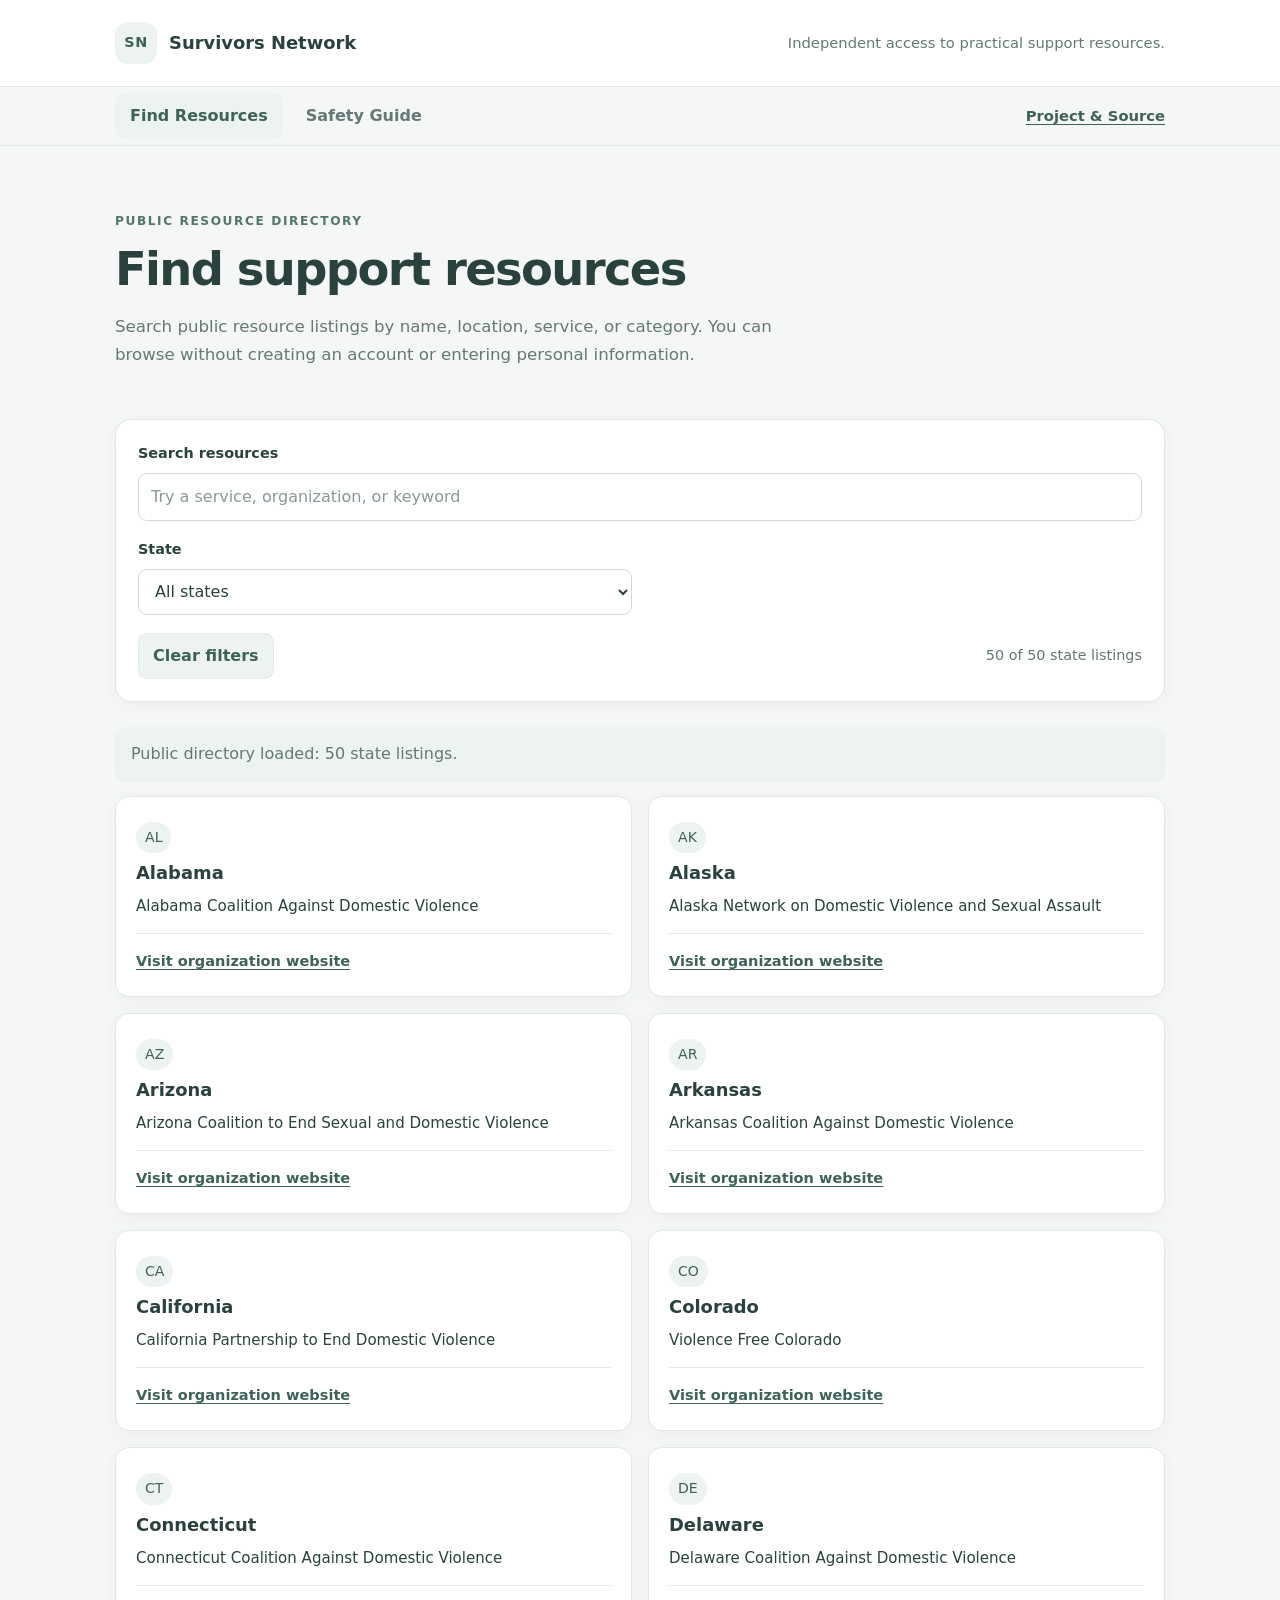
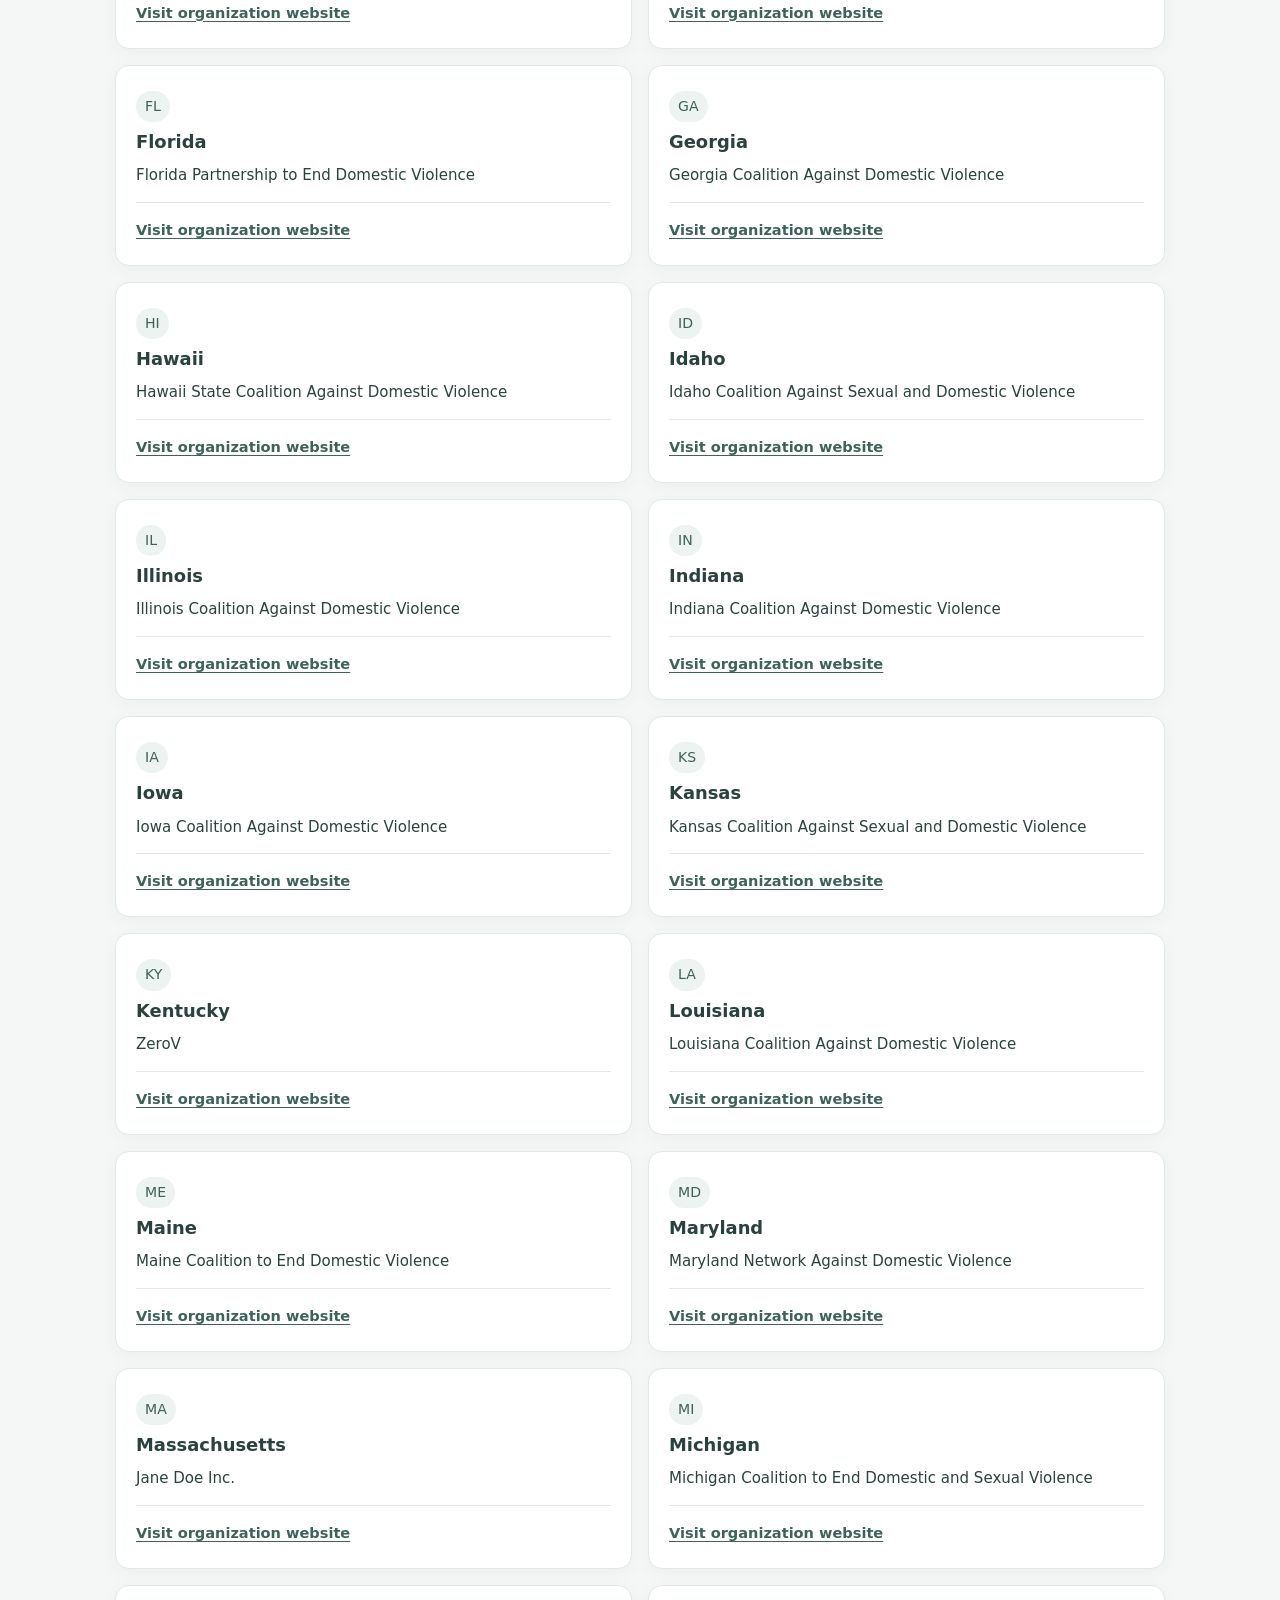
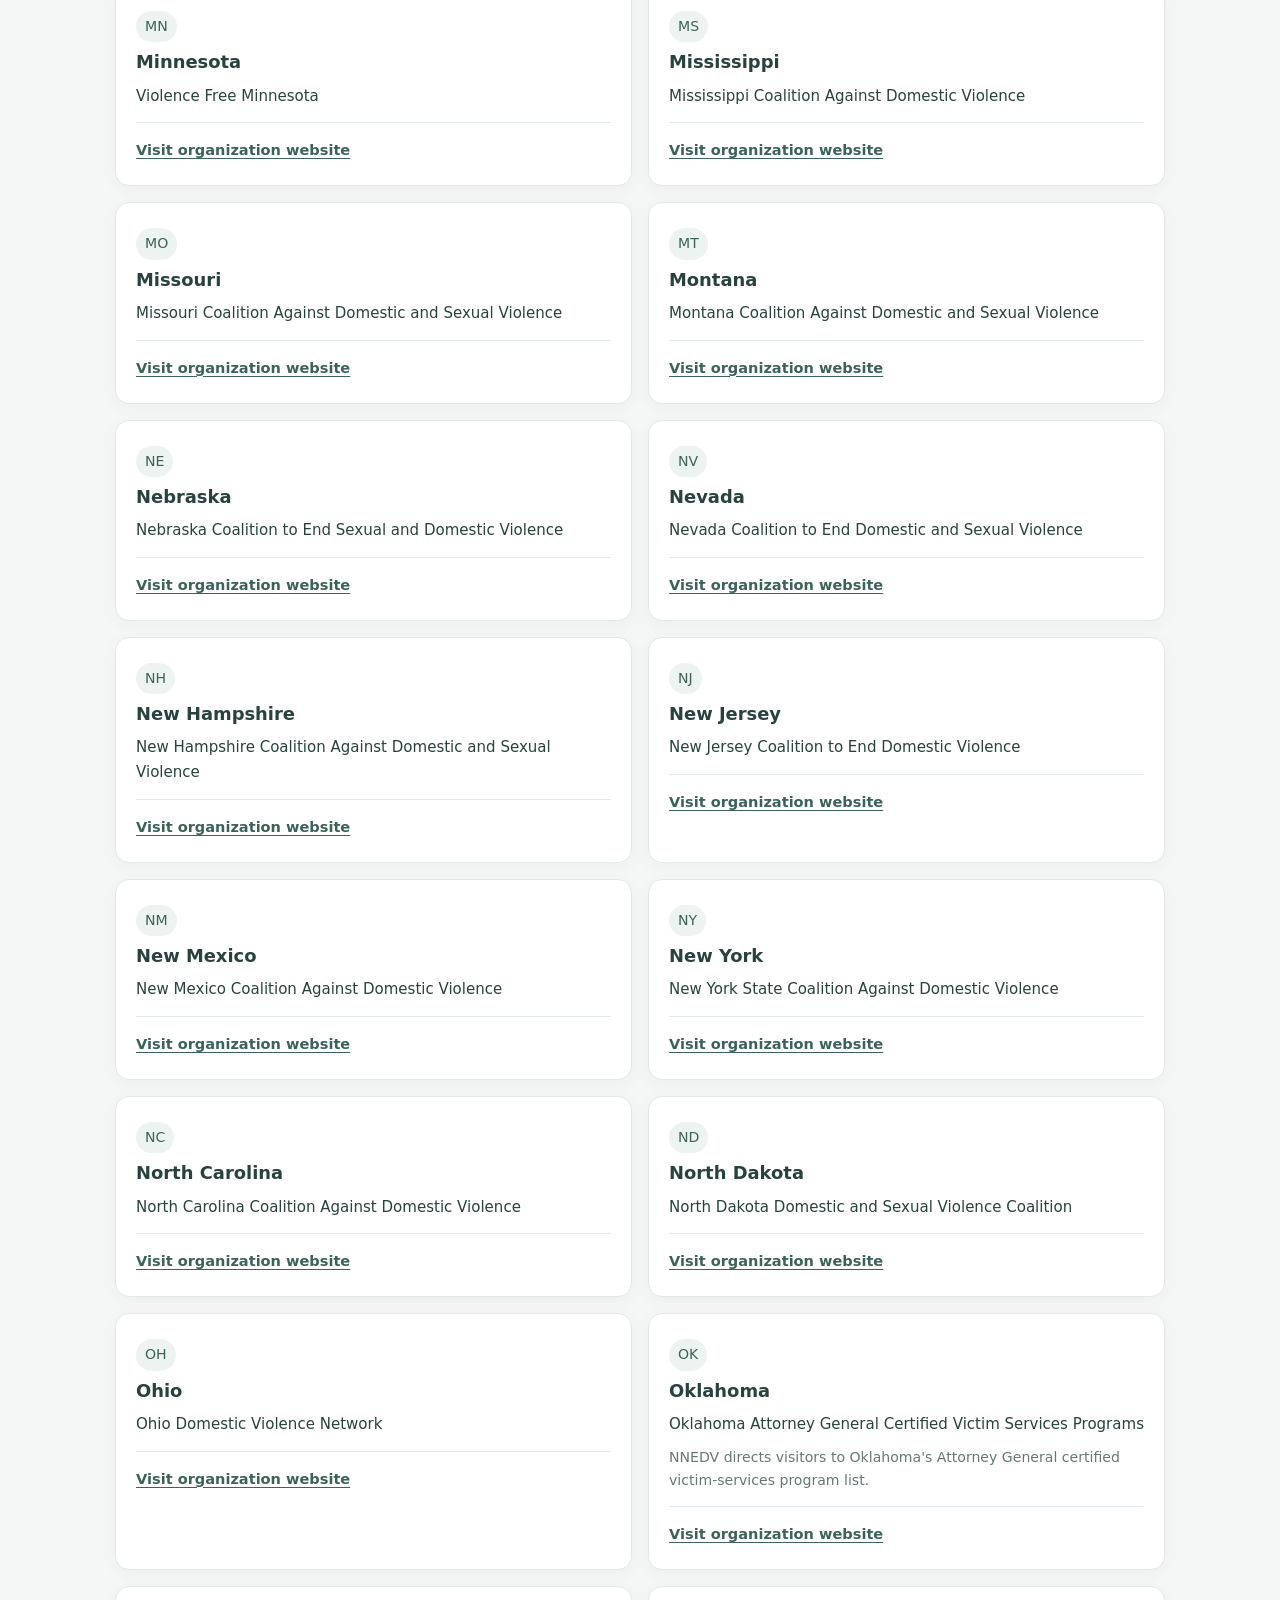
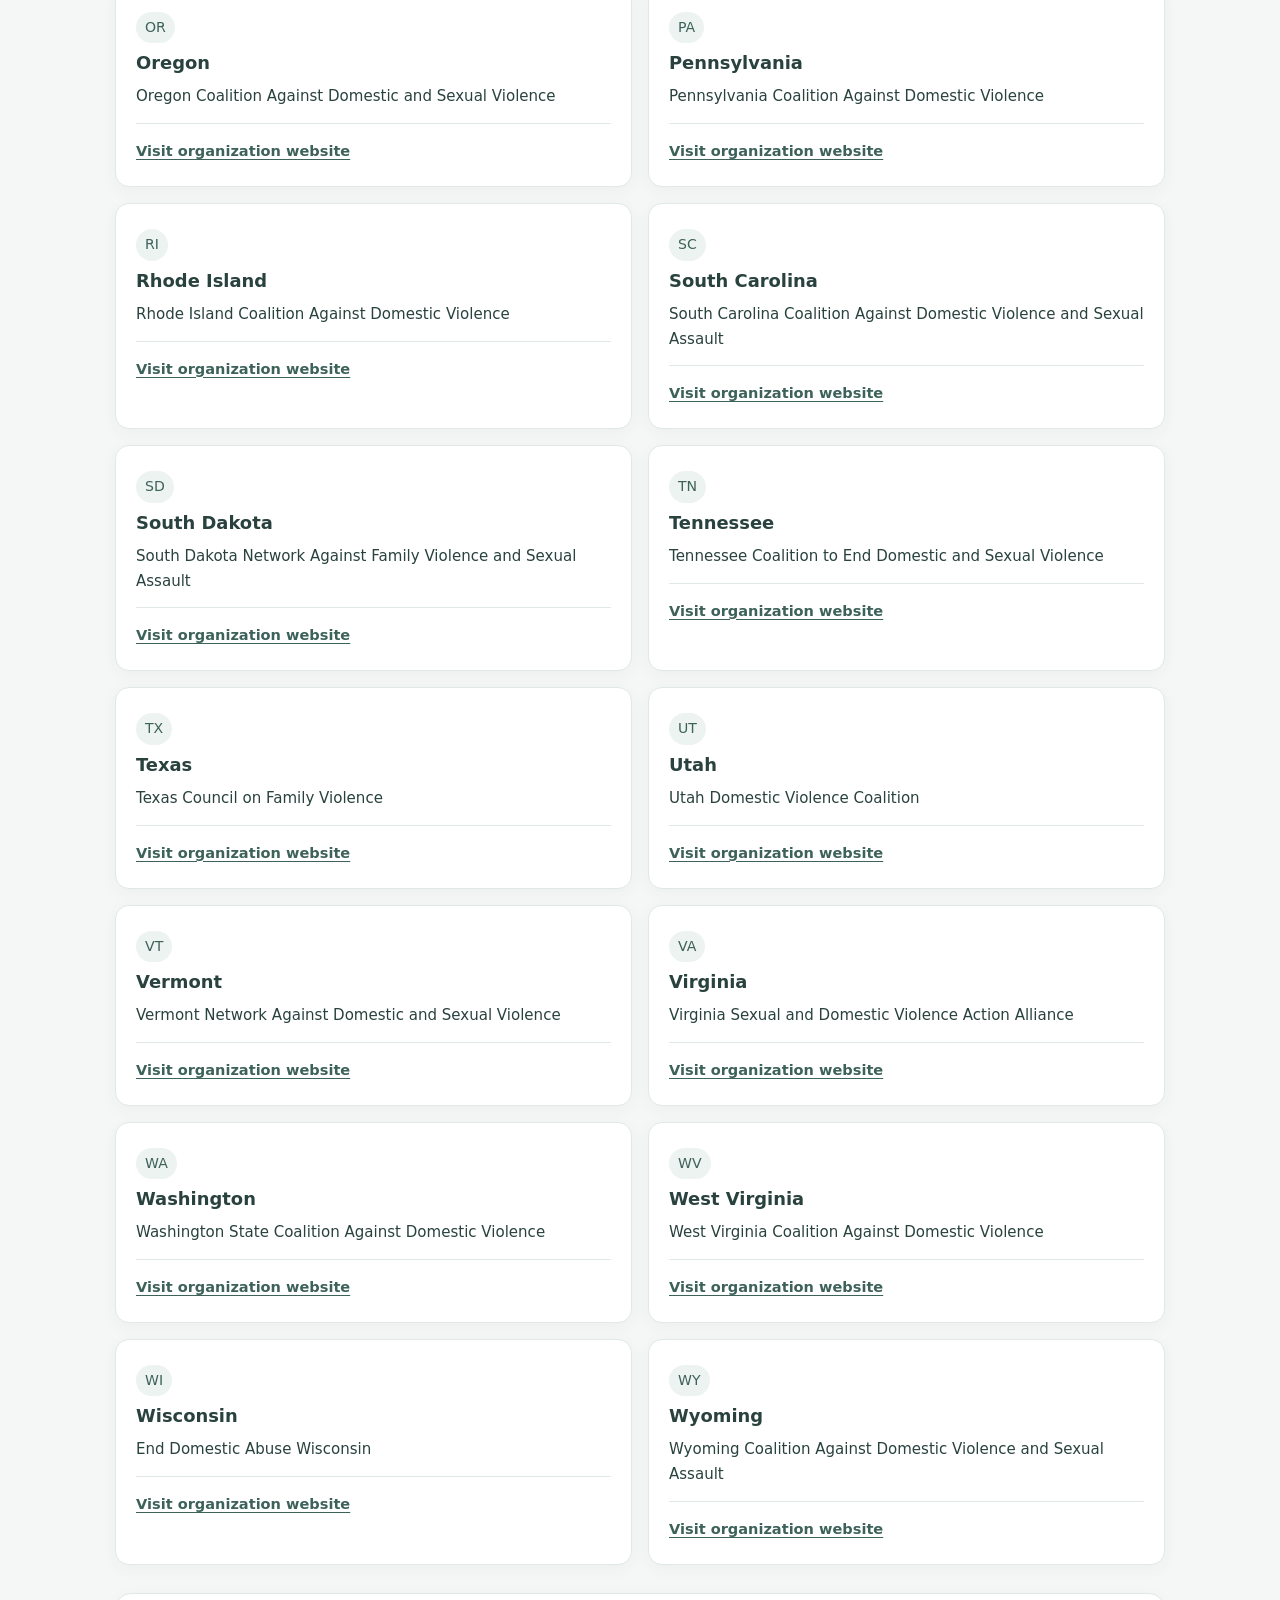
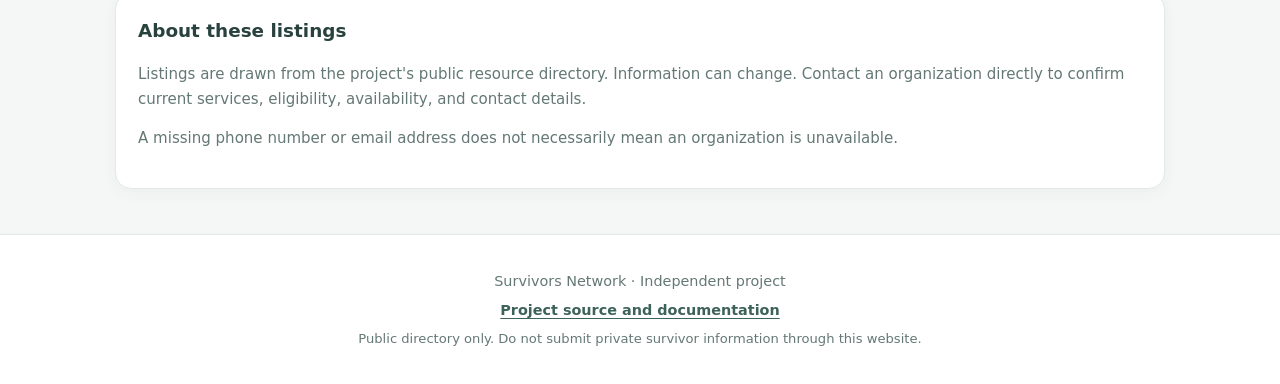
<file: index.html>
<!DOCTYPE html>
<html lang="en">
<head>
    <meta charset="UTF-8">
    <meta name="viewport" content="width=device-width, initial-scale=1">
    <meta name="theme-color" content="#edf3f0">
    <meta name="description" content="Survivors Network public resource directory and safety information.">
    <title>Survivors Network</title>
    <link rel="stylesheet" href="styles.css">

<script src="app.js" defer></script>
</head>
<body>
<a class="skip-link" href="#main-content">Skip to content</a>

<header class="site-header">
    <div class="header-inner">
        <a class="brand" href="index.html" aria-label="Survivors Network home">
            <span class="brand-mark" aria-hidden="true">SN</span>
            <span>Survivors Network</span>
        </a>
        <p class="header-description">
            Independent access to practical support resources.
        </p>
    </div>
</header>

<nav class="main-nav" aria-label="Main navigation">
    <div class="nav-inner">
        <button class="nav-button active" type="button"
                data-view="resources" aria-current="page">
            Find Resources
        </button>
        <button class="nav-button" type="button" data-view="safety">
            Safety Guide
        </button>
        <a class="nav-external"
           href="https://github.com/mamaofthree579-ship-it/SurvivorsNetwork"
           target="_blank" rel="noopener noreferrer">
            Project &amp; Source
        </a>
    </div>
</nav>

<main id="main-content">
    <section id="resources-view" class="view active">
        <div class="intro">
            <p class="eyebrow">PUBLIC RESOURCE DIRECTORY</p>
            <h1>Find support resources</h1>
            <p>
                Search public resource listings by name, location,
                service, or category. You can browse without creating
                an account or entering personal information.
            </p>
        </div>

        <section class="search-panel" aria-label="Resource search">
            <label for="resource-search">Search resources</label>
            <input id="resource-search" type="search"
                   placeholder="Try a service, organization, or keyword"
                   autocomplete="off">

            <div class="filter-grid">
                <div>
                    <label for="state-filter">State</label>
                    <select id="state-filter">
                        <option value="">All states</option>
                    </select>
                </div>
                <div>
                    <label for="category-filter">Service category</label>
                    <select id="category-filter">
                        <option value="">All categories</option>
                    </select>
                </div>
            </div>

            <div class="search-actions">
                <button id="clear-filters" class="secondary-button"
                        type="button">Clear filters</button>
                <span id="result-count" aria-live="polite">Loading directory…</span>
            </div>
        </section>

        <section class="directory-section" aria-label="Resource listings">
            <div id="directory-status" class="status-message" role="status">
                Loading the public resource directory…
            </div>
            <div id="resource-results" class="resource-grid"></div>
        </section>

        <section class="directory-note">
            <h2>About these listings</h2>
            <p>
                Listings are drawn from the project's public resource
                directory. Information can change. Contact an organization
                directly to confirm current services, eligibility,
                availability, and contact details.
            </p>
            <p>
                A missing phone number or email address does not
                necessarily mean an organization is unavailable.
            </p>
            <p id="directory-updated" class="small-note"></p>
        </section>
    </section>

    <section id="safety-view" class="view" hidden>
        <div class="intro">
            <p class="eyebrow">INFORMATION &amp; SAFETY</p>
            <h1>Safety Guide</h1>
            <p>
                General information for using online resources and
                digital tools with greater awareness of privacy risks.
            </p>
        </div>

        <article class="guide-card">
            <h2>Your device and privacy</h2>
            <ul>
                <li>
                    If you believe a device may be monitored, use a
                    device you trust when seeking sensitive information,
                    if one is safely available.
                </li>
                <li>
                    Be aware that browser history, notifications,
                    shared accounts, location settings, and saved
                    passwords may reveal activity.
                </li>
                <li>
                    Private browsing does not make activity invisible
                    to device administrators, network operators, or
                    monitoring software.
                </li>
                <li>
                    Consider whether downloaded files, messages, or
                    printed materials could be seen by someone else.
                </li>
            </ul>
        </article>

        <article class="guide-card">
            <h2>Using resource listings</h2>
            <ul>
                <li>
                    Confirm an organization's services and eligibility
                    directly before relying on a listing.
                </li>
                <li>
                    Avoid sharing more personal information than
                    necessary when contacting an organization.
                </li>
                <li>
                    Ask about confidentiality, recordkeeping, and
                    communication preferences before providing
                    sensitive details.
                </li>
                <li>
                    A listing is informational and is not an endorsement
                    or guarantee of service availability.
                </li>
            </ul>
        </article>

        <article class="guide-card">
            <h2>Limits of digital protection</h2>
            <p>
                Encryption and local storage can reduce certain risks,
                but they cannot guarantee protection against a
                compromised device, monitoring software, unsafe
                backups, or access to an unlocked computer or phone.
            </p>
            <p>
                Survivors Network does not promise that any device,
                website, communication channel, or storage method
                is completely secure.
            </p>
        </article>

        <article class="guide-card">
            <h2>Immediate danger</h2>
            <p>
                If you are in immediate danger, contact local emergency
                services when it is safe to do so. If calling is unsafe,
                consider whether a trusted person or a local support
                organization can help identify a safer way to reach
                assistance.
            </p>
        </article>

        <div class="notice">
            This guide provides general information, not individualized
            safety planning, legal advice, or emergency response.
            Your circumstances and safest options may differ.
        </div>
    </section>
</main>

<footer class="site-footer">
    <p>Survivors Network · Independent project</p>
    <p>
        <a href="https://github.com/mamaofthree579-ship-it/SurvivorsNetwork"
           target="_blank" rel="noopener noreferrer">
            Project source and documentation
        </a>
    </p>
    <p class="footer-note">
        Public directory only. Do not submit private survivor information
        through this website.
    </p>
</footer>
</body>
</html>
</file>
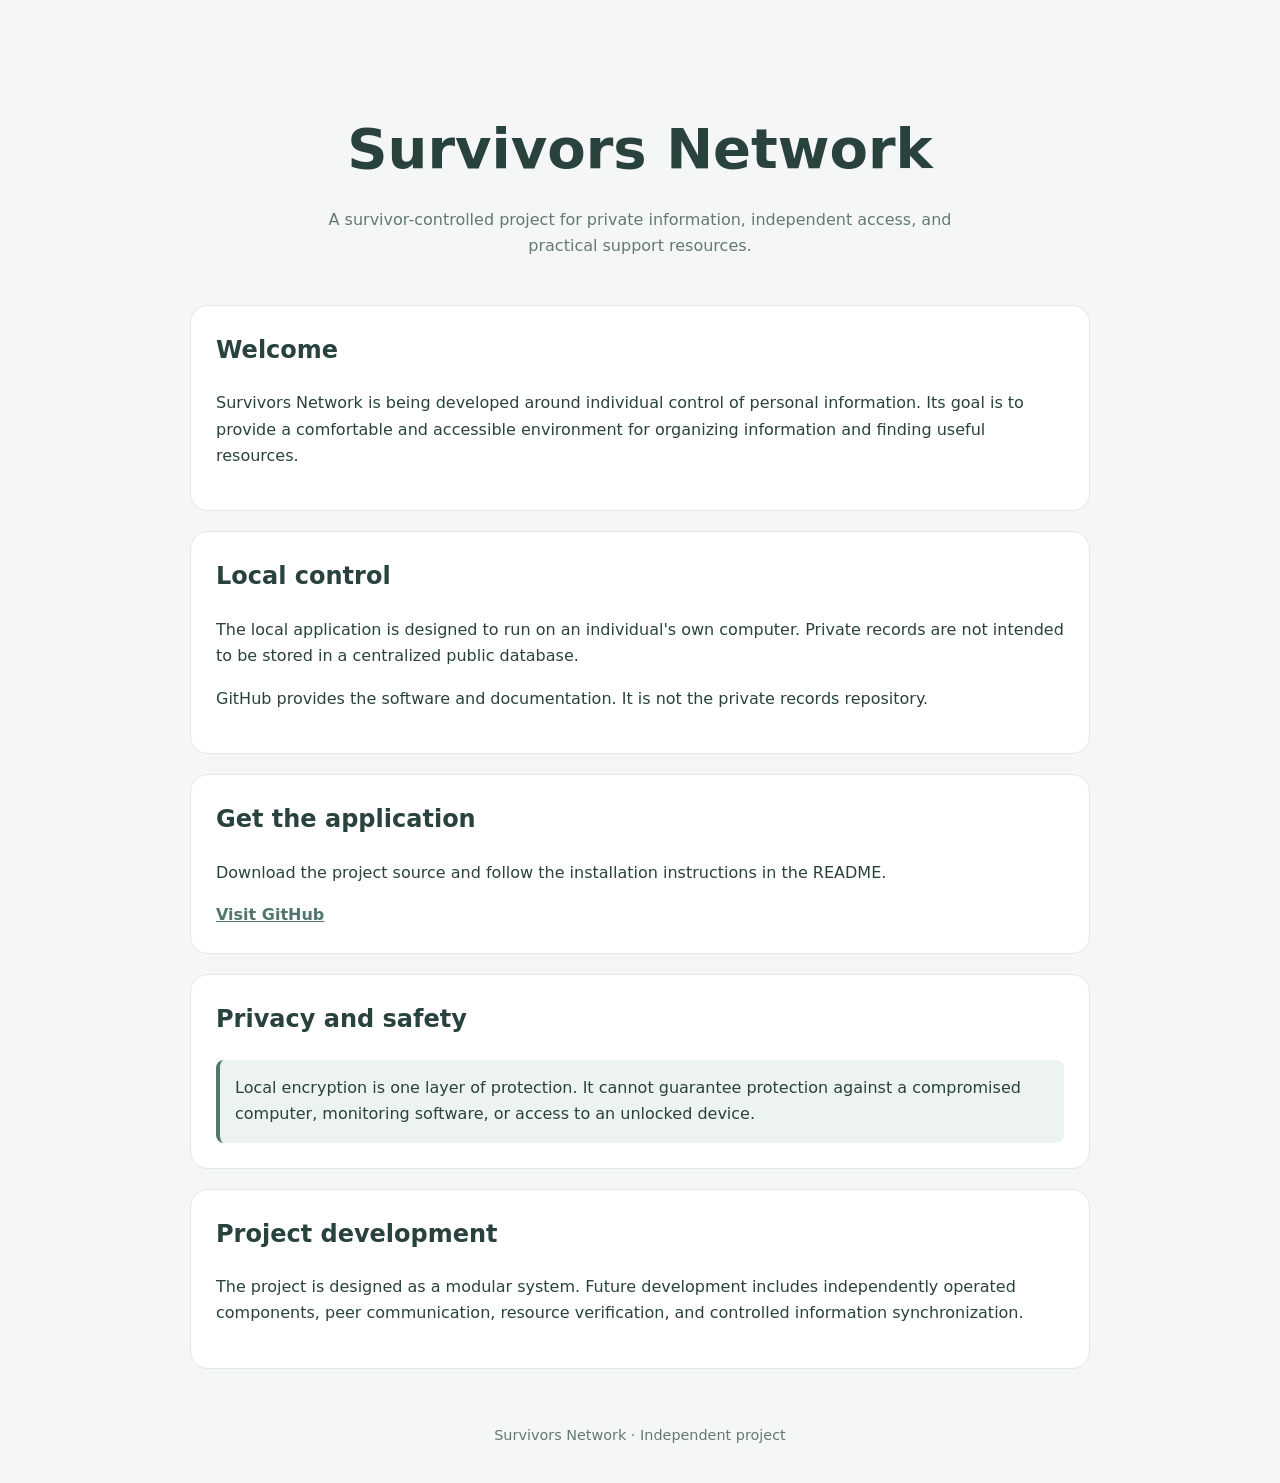
<file: dashboard.html>
<!DOCTYPE html>
<html lang="en">
<head>
<meta charset="UTF-8">
<meta name="viewport" content="width=device-width, initial-scale=1">

<meta name="theme-color" content="#edf3f0">

<title>Survivors Network</title>

<style>

:root {
    --background: #f5f7f6;
    --surface: #ffffff;
    --text: #29423e;
    --muted: #647875;
    --border: #e0e9e5;
    --accent: #52766e;
}

* {
    box-sizing: border-box;
}

body {
    margin: 0;
    font-family: system-ui, sans-serif;
    background: var(--background);
    color: var(--text);
    line-height: 1.65;
}

header {
    padding: 65px 24px 45px;
    text-align: center;
}

header h1 {
    font-size: clamp(2.2rem, 6vw, 3.5rem);
    margin-bottom: 12px;
}

header p {
    max-width: 650px;
    margin: auto;
    color: var(--muted);
}

main {
    width: min(900px, 92%);
    margin: auto;
}

.card {
    background: var(--surface);
    border: 1px solid var(--border);
    border-radius: 18px;
    padding: 25px;
    margin-bottom: 20px;
}

.card h2 {
    margin-top: 0;
}

a {
    color: var(--accent);
    font-weight: 650;
}

.notice {
    background: #edf3f0;
    border-left: 4px solid var(--accent);
    padding: 15px;
    border-radius: 8px;
}

footer {
    text-align: center;
    padding: 35px;
    color: var(--muted);
    font-size: 0.9rem;
}

</style>
</head>

<body>

<header>

<h1>Survivors Network</h1>

<p>
A survivor-controlled project for private information,
independent access, and practical support resources.
</p>

</header>

<main>

<section class="card">

<h2>Welcome</h2>

<p>
Survivors Network is being developed around individual
control of personal information. Its goal is to provide
a comfortable and accessible environment for organizing
information and finding useful resources.
</p>

</section>

<section class="card">

<h2>Local control</h2>

<p>
The local application is designed to run on an individual's
own computer. Private records are not intended to be stored
in a centralized public database.
</p>

<p>
GitHub provides the software and documentation.
It is not the private records repository.
</p>

</section>

<section class="card">

<h2>Get the application</h2>

<p>
Download the project source and follow the installation
instructions in the README.
</p>

<a href="https://github.com/mamaofthree579-ship-it">
Visit GitHub
</a>

</section>

<section class="card">

<h2>Privacy and safety</h2>

<div class="notice">

Local encryption is one layer of protection.
It cannot guarantee protection against a compromised
computer, monitoring software, or access to an unlocked
device.

</div>

</section>

<section class="card">

<h2>Project development</h2>

<p>
The project is designed as a modular system. Future
development includes independently operated components,
peer communication, resource verification, and controlled
information synchronization.
</p>

</section>

</main>

<footer>

Survivors Network · Independent project

</footer>

</body>
</html>
</file>
<file: styles.css>
:root {
    --background: #f5f7f6;
    --surface: #ffffff;
    --surface-soft: #edf3f0;
    --text: #29423e;
    --muted: #647875;
    --border: #e0e9e5;
    --accent: #52766e;
    --accent-dark: #3d6259;
    --warning-bg: #f8f5eb;
    --warning-border: #b99b55;
    --shadow: 0 4px 16px rgba(41, 66, 62, 0.045);
}

* {
    box-sizing: border-box;
}

html {
    scroll-behavior: smooth;
}

body {
    margin: 0;
    background: var(--background);
    color: var(--text);
    font-family: system-ui, -apple-system, BlinkMacSystemFont,
        "Segoe UI", sans-serif;
    line-height: 1.65;
}

button,
input,
select {
    font: inherit;
}

a {
    color: var(--accent-dark);
    font-weight: 650;
    text-underline-offset: 3px;
}

a:hover {
    color: var(--accent);
}

button:focus-visible,
a:focus-visible,
input:focus-visible,
select:focus-visible {
    outline: 3px solid var(--accent);
    outline-offset: 3px;
}

.skip-link {
    position: absolute;
    left: 12px;
    top: -80px;
    z-index: 20;
    padding: 10px 14px;
    background: white;
    border-radius: 8px;
}

.skip-link:focus {
    top: 12px;
}

.site-header {
    background: var(--surface);
    border-bottom: 1px solid var(--border);
}

.header-inner,
.nav-inner,
main {
    width: min(1050px, 92%);
    margin: 0 auto;
}

.header-inner {
    min-height: 86px;
    display: flex;
    align-items: center;
    justify-content: space-between;
    gap: 20px;
}

.brand {
    display: inline-flex;
    align-items: center;
    gap: 12px;
    color: var(--text);
    text-decoration: none;
    font-size: 1.12rem;
    font-weight: 750;
}

.brand-mark {
    display: grid;
    place-items: center;
    width: 42px;
    height: 42px;
    border-radius: 13px;
    background: var(--surface-soft);
    color: var(--accent-dark);
    font-size: 0.9rem;
    letter-spacing: 0.04em;
}

.header-description {
    margin: 0;
    color: var(--muted);
    font-size: 0.92rem;
}

.main-nav {
    position: sticky;
    top: 0;
    z-index: 5;
    background: rgba(245, 247, 246, 0.97);
    border-bottom: 1px solid var(--border);
    backdrop-filter: blur(8px);
}

.nav-inner {
    display: flex;
    align-items: center;
    gap: 8px;
    min-height: 58px;
}

.nav-button {
    border: 0;
    border-radius: 9px;
    padding: 10px 15px;
    color: var(--muted);
    background: transparent;
    cursor: pointer;
    font-weight: 650;
}

.nav-button:hover,
.nav-button.active {
    color: var(--accent-dark);
    background: var(--surface-soft);
}

.nav-external {
    margin-left: auto;
    font-size: 0.92rem;
}

main {
    min-height: 65vh;
    padding-top: 28px;
    padding-bottom: 45px;
}

.view {
    display: none;
}

.view.active {
    display: block;
}

.intro {
    max-width: 760px;
    padding: 25px 0 22px;
}

.eyebrow {
    color: var(--accent);
    font-size: 0.76rem;
    font-weight: 800;
    letter-spacing: 0.13em;
}

.intro h1 {
    margin: 8px 0 12px;
    font-size: clamp(2rem, 5vw, 2.9rem);
    line-height: 1.15;
    letter-spacing: -0.035em;
}

.intro > p:last-child {
    max-width: 690px;
    color: var(--muted);
    font-size: 1.04rem;
}

.search-panel,
.directory-note,
.guide-card {
    background: var(--surface);
    border: 1px solid var(--border);
    border-radius: 16px;
    padding: 22px;
    box-shadow: var(--shadow);
}

.search-panel {
    margin: 12px 0 25px;
}

.search-panel label {
    display: block;
    margin-bottom: 7px;
    font-size: 0.9rem;
    font-weight: 700;
}

input[type="search"],
select {
    width: 100%;
    min-height: 46px;
    padding: 10px 12px;
    color: var(--text);
    background: white;
    border: 1px solid #cfdcd6;
    border-radius: 9px;
}

input::placeholder {
    color: #899994;
}

.filter-grid {
    display: grid;
    grid-template-columns: 1fr 1fr;
    gap: 16px;
    margin-top: 17px;
}

.search-actions {
    display: flex;
    justify-content: space-between;
    align-items: center;
    flex-wrap: wrap;
    gap: 12px;
    margin-top: 18px;
}

.secondary-button {
    border: 1px solid var(--border);
    border-radius: 9px;
    background: var(--surface-soft);
    color: var(--accent-dark);
    padding: 9px 14px;
    cursor: pointer;
    font-weight: 650;
}

.secondary-button:hover {
    background: #e2ece7;
}

#result-count {
    color: var(--muted);
    font-size: 0.9rem;
}

.status-message {
    margin: 14px 0;
    padding: 14px 16px;
    border-radius: 10px;
    color: var(--muted);
    background: var(--surface-soft);
}

.status-message.error {
    color: #704c38;
    background: #f8eee8;
    border: 1px solid #ead5c8;
}

.resource-grid {
    display: grid;
    grid-template-columns: repeat(2, minmax(0, 1fr));
    gap: 16px;
}

.resource-card {
    min-width: 0;
    padding: 20px;
    background: var(--surface);
    border: 1px solid var(--border);
    border-radius: 14px;
    box-shadow: var(--shadow);
}

.resource-card h2 {
    margin: 0 0 7px;
    font-size: 1.12rem;
    line-height: 1.35;
    overflow-wrap: anywhere;
}

.resource-card p {
    margin: 9px 0;
}

.resource-location,
.resource-category,
.resource-meta {
    color: var(--muted);
    font-size: 0.88rem;
}

.resource-category {
    display: inline-block;
    margin: 5px 0 8px;
    padding: 4px 9px;
    border-radius: 30px;
    background: var(--surface-soft);
    color: var(--accent-dark);
}

.resource-description {
    font-size: 0.94rem;
}

.resource-contact {
    margin-top: 14px;
    padding-top: 12px;
    border-top: 1px solid var(--border);
    font-size: 0.91rem;
    overflow-wrap: anywhere;
}

.resource-contact a {
    display: inline-block;
    margin: 3px 10px 3px 0;
}

.directory-note {
    margin-top: 28px;
}

.directory-note h2,
.guide-card h2 {
    margin-top: 0;
    font-size: 1.15rem;
}

.directory-note p {
    color: var(--muted);
    font-size: 0.94rem;
}

.small-note,
.footer-note {
    font-size: 0.82rem !important;
    color: var(--muted);
}

.guide-card {
    margin: 0 0 16px;
}

.guide-card ul {
    padding-left: 22px;
    margin-bottom: 0;
}

.guide-card li {
    padding: 4px 0;
}

.notice {
    padding: 17px;
    margin-top: 20px;
    background: var(--warning-bg);
    border-left: 4px solid var(--warning-border);
    border-radius: 9px;
}

.site-footer {
    padding: 30px 20px;
    text-align: center;
    background: var(--surface);
    border-top: 1px solid var(--border);
    color: var(--muted);
    font-size: 0.9rem;
}

.site-footer p {
    margin: 5px 0;
}

@media (max-width: 680px) {
    .header-inner {
        align-items: flex-start;
        flex-direction: column;
        justify-content: center;
        padding: 17px 0;
        gap: 5px;
    }

    .header-description {
        padding-left: 54px;
    }

    .nav-inner {
        flex-wrap: wrap;
        padding: 8px 0;
        gap: 5px;
    }

    .nav-button {
        padding: 9px 11px;
        font-size: 0.9rem;
    }

    .nav-external {
        font-size: 0.85rem;
    }

    .filter-grid,
    .resource-grid {
        grid-template-columns: 1fr;
    }

    .search-panel,
    .directory-note,
    .guide-card {
        padding: 18px;
    }

    .intro {
        padding-top: 17px;
    }
}

@media (prefers-reduced-motion: reduce) {
    html {
        scroll-behavior: auto;
    }
}
</file>
